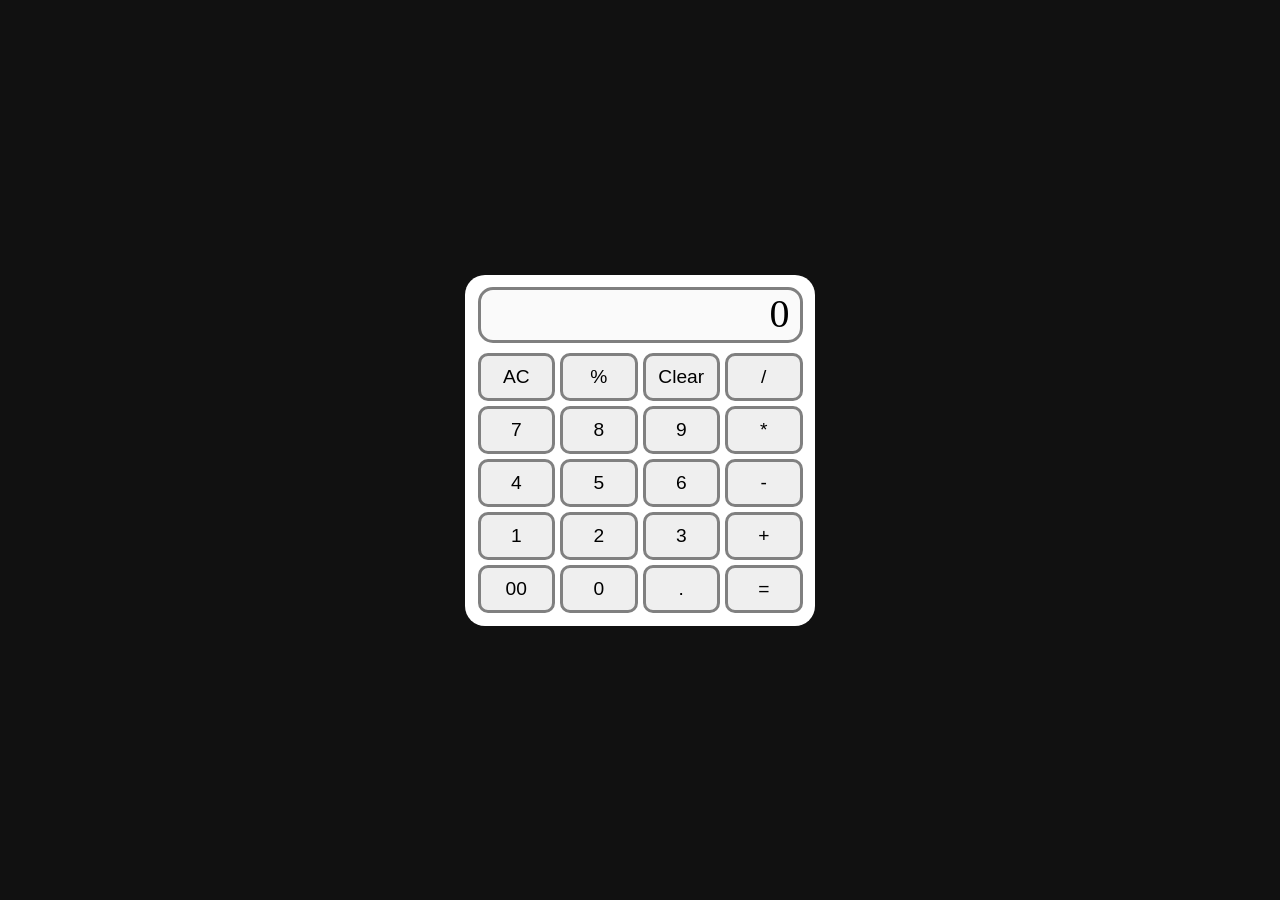
<file: Calculator/Index.html>
<!DOCTYPE html>
<html lang="en">
<head>
  <meta charset="UTF-8">
  <meta name="viewport" content="width=device-width, initial-scale=1.0">
  <title>Calculator</title>

  <link rel="stylesheet" href="style.css">

</head>
<body>
  <div class="calculator">
    <div class="display" id="display">0</div>
    <div class="buttons">
      <button class="button" >AC</button>
      <button class="button">%</button>
      <button class="button">Clear</button>
      <button class="button">/</button>
      <button class="button">7</button>
      <button class="button">8</button>
      <button class="button">9</button>
      <button class="button">*</button>
      <button class="button">4</button>
      <button class="button">5</button>
      <button class="button">6</button>
      <button class="button">-</button>
      <button class="button">1</button>
      <button class="button">2</button>
      <button class="button">3</button>
      <button class="button">+</button>
      <button class="button">00</button>
      <button class="button">0</button>
      <button class="button">.</button>
      <button class="button">=</button>
    </div>
  </div>

  <script src="script.js"></script>
</body>
</html>
</file>
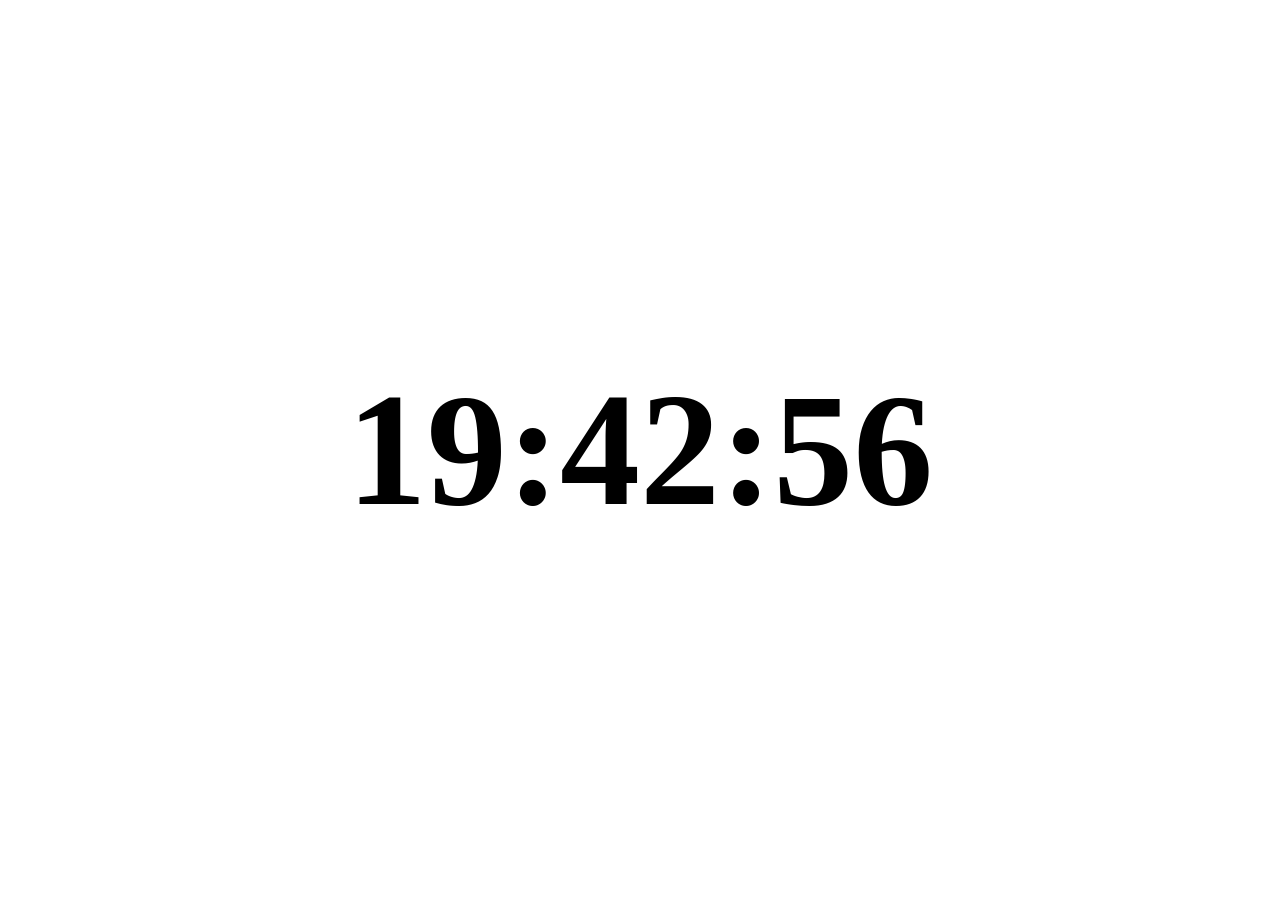
<file: Clock/index.html>
<!DOCTYPE html>
<html lang="en">
<head>
  <meta charset="UTF-8">
  <meta name="viewport" content="width=device-width, initial-scale=1.0">
  <title>Clock</title>

  <link rel="stylesheet" href="style.css">
</head>
<body>
  <h1 id="clock">24:60:60</h1>
  <script src="script.js"></script>
</body>
</html>
</file>
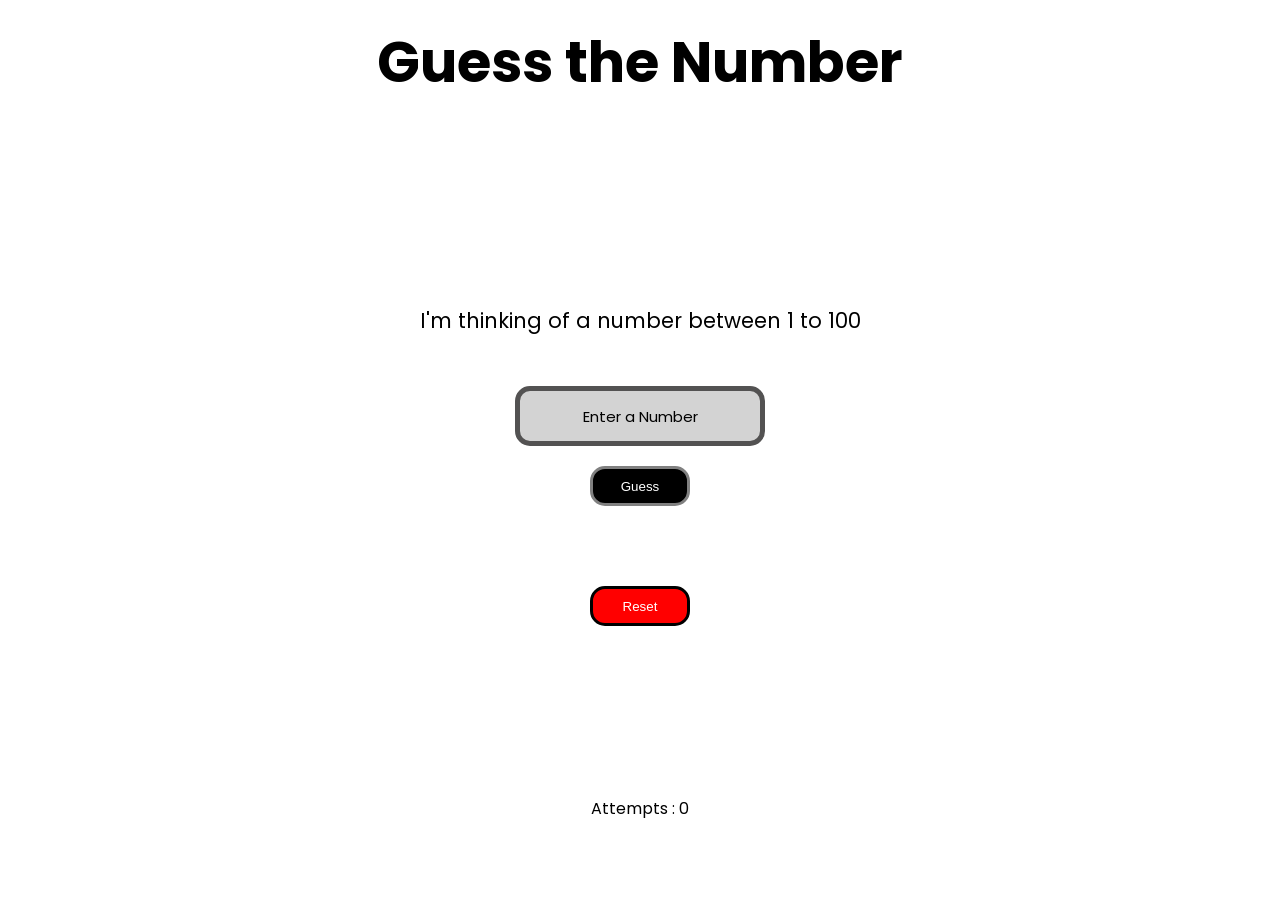
<file: Guess the Number/index.html>
<!DOCTYPE html>
<html lang="en">
<head>
  <meta charset="UTF-8">
  <meta name="viewport" content="width=device-width, initial-scale=1.0">

  <title>Guess the Number</title>

  <link rel="stylesheet" href="style.css">
</head>
<body>
  <h1>Guess the Number</h1>
  <div class="secondSentence">I'm thinking of a number between 1 to 100</div>
  <input type="number" id="input" placeholder="Enter a Number" required>
  <button id="guessBtn">Guess</button>
  <button id="resetBtn">Reset</button>
  <div id="message"></div>
  <div id="attempts">Attempts : 0</div>

  <script src="script.js"></script>
</body>
</html>
</file>
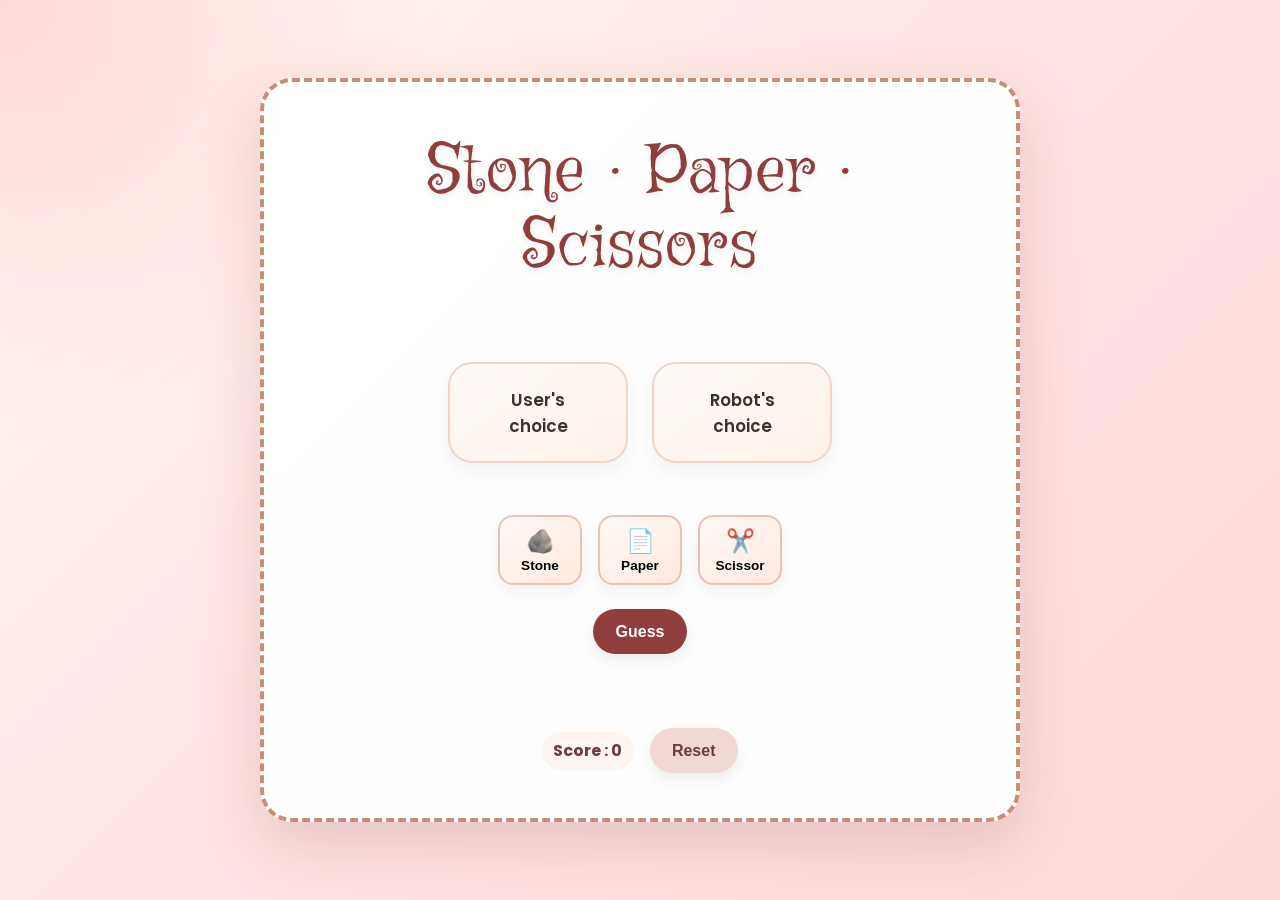
<file: Stone · Paper · Scissors/index.html>
<!doctype html>
<html lang="en">
  <head>
    <meta charset="UTF-8" />
    <meta name="viewport" content="width=device-width, initial-scale=1.0" />
    <title>Stone · Paper · Scissors</title>

    <link rel="stylesheet" href="style.css" />
  </head>
  <body>
    <div class="playground">
      <div class="title">Stone · Paper · Scissors</div>

      <div class="choice">
        <div id="userChoice">User's<br />choice</div>
        <div id="robotChoice">Robot's<br />choice</div>
      </div>

      <div class="button">

        <button class="buttons" type="button">
          🪨<br /><span class="buttonName">Stone</span>
        </button>

        <button class="buttons" type="button">
          📄<br /><span class="buttonName">Paper</span>
        </button>

        <button class="buttons" type="button">
          ✂️<br /><span class="buttonName">Scissor</span>
        </button>

      </div>

      <button id="guessBtn">Guess</button>
      
      <div class="footer">
        <p id="score">Score : 0</p>
        <button id="resetBtn">Reset</button>
      
      </div>
    </div>
  </body>
</html>
</file>
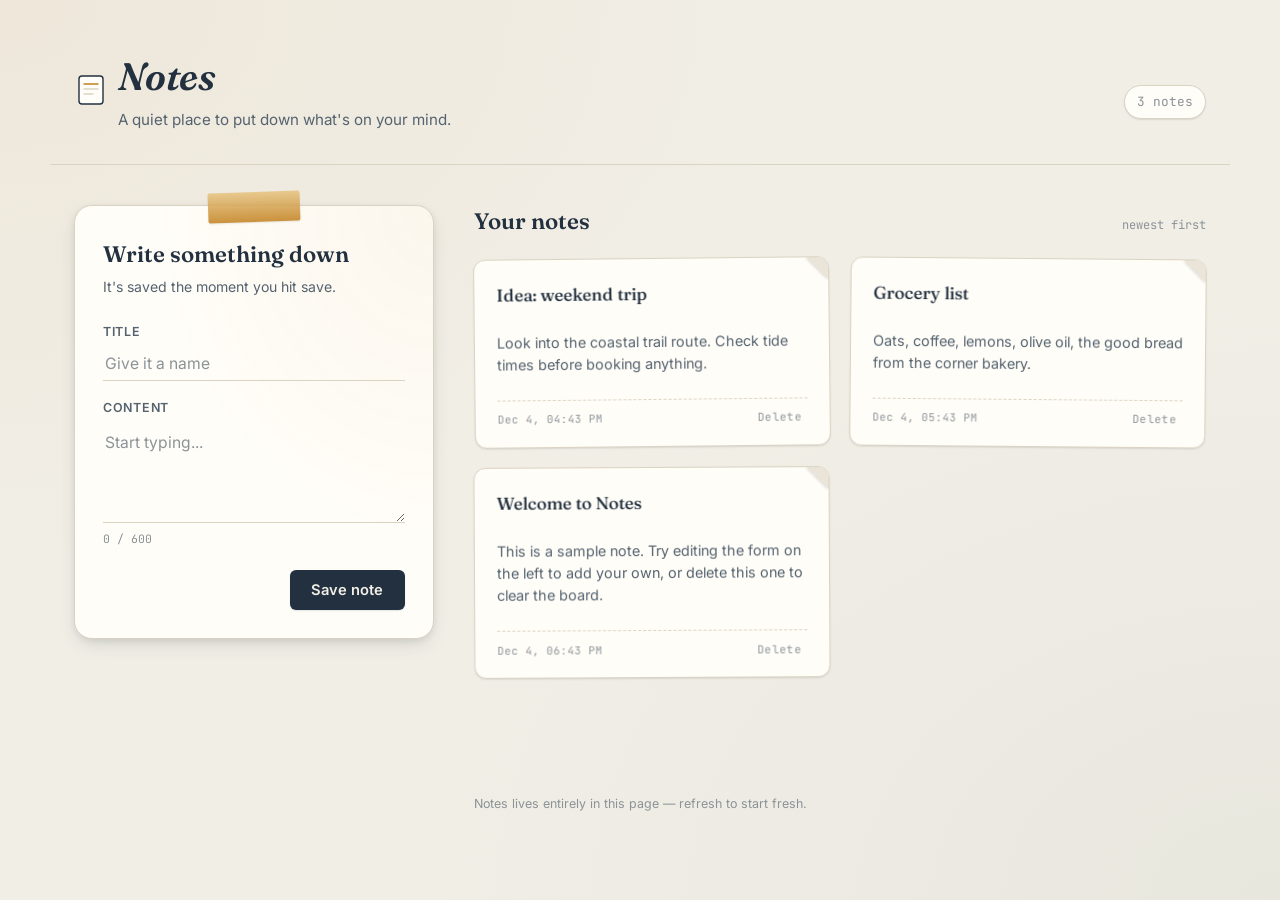
<file: Projects/Notes-app/index.html>
<!DOCTYPE html>
<html lang="en">
<head>
<meta charset="UTF-8">
<meta name="viewport" content="width=device-width, initial-scale=1.0">
<title>Notes — Capture your thoughts, beautifully organized</title>
<meta name="description" content="A fast, distraction-free notes app. Jot down ideas, keep track of tasks, and revisit everything in one clean, card-based workspace.">
<meta name="keywords" content="notes app, note taking, digital notepad, note organizer">
<meta name="robots" content="index, follow">
<meta name="theme-color" content="#22303F">
<meta property="og:title" content="Notes — Capture your thoughts, beautifully organized">
<meta property="og:description" content="A fast, distraction-free notes app for capturing ideas and keeping track of what matters.">
<meta property="og:type" content="website">
<script type="application/ld+json">
{
  "@context": "https://schema.org",
  "@type": "WebApplication",
  "name": "Notes",
  "applicationCategory": "ProductivityApplication",
  "operatingSystem": "Any browser",
  "description": "A fast, distraction-free notes app for capturing ideas and keeping track of what matters."
}
</script>
<link rel="preconnect" href="https://fonts.googleapis.com">
<link rel="preconnect" href="https://fonts.gstatic.com" crossorigin>
<link href="https://fonts.googleapis.com/css2?family=Fraunces:ital,opsz,wght@0,9..144,400;0,9..144,500;0,9..144,600;1,9..144,500;1,9..144,600&family=Inter:wght@400;500;600;700&family=JetBrains+Mono:wght@400;500&display=swap" rel="stylesheet">
<link rel="stylesheet" href="style.css">
</head>
<body>

<header class="site-header">
  <div class="site-header__mark">
    <svg width="34" height="34" viewBox="0 0 34 34" fill="none" aria-hidden="true">
      <rect x="5" y="3" width="24" height="28" rx="3" fill="#FFFDF8" stroke="#22303F" stroke-width="1.4"/>
      <line x1="10" y1="11" x2="24" y2="11" stroke="#C2801E" stroke-width="1.4" stroke-linecap="round"/>
      <line x1="10" y1="16" x2="24" y2="16" stroke="#DAD3C2" stroke-width="1.4" stroke-linecap="round"/>
      <line x1="10" y1="21" x2="19" y2="21" stroke="#DAD3C2" stroke-width="1.4" stroke-linecap="round"/>
    </svg>
    <div>
      <h1 class="site-title">Notes</h1>
      <p class="site-tagline">A quiet place to put down what's on your mind.</p>
    </div>
  </div>
  <p id="note-count" aria-live="polite">0 notes</p>
</header>

<main class="app-main">

  <section id="compose-section" aria-labelledby="compose-heading">
    <div class="compose-card">
      <span class="tape" aria-hidden="true"></span>
      <h2 class="compose-heading" id="compose-heading">Write something down</h2>
      <p class="compose-subheading">It's saved the moment you hit save.</p>

      <form id="note-form" novalidate>
        <div class="form-field">
          <label for="note-title">Title</label>
          <input
            type="text"
            id="note-title"
            name="title"
            placeholder="Give it a name"
            maxlength="80"
            autocomplete="off"
            required
          >
        </div>

        <div class="form-field">
          <label for="note-content">Content</label>
          <textarea
            id="note-content"
            name="content"
            placeholder="Start typing..."
            maxlength="600"
            required
          ></textarea>
          <div class="field-meta">
            <span id="content-counter">0 / 600</span>
          </div>
        </div>

        <div class="form-actions">
          <span id="form-status" role="status"></span>
          <button type="submit" class="btn btn-primary" id="add-note-btn">Save note</button>
        </div>
      </form>
    </div>
  </section>

  <section id="notes-section" aria-labelledby="notes-heading">
    <div class="notes-section__header">
      <h2 class="notes-heading" id="notes-heading">Your notes</h2>
      <span class="notes-sort">newest first</span>
    </div>

    <ul id="notes-list"></ul>

    <div id="empty-state">
      <h3>Nothing here yet</h3>
      <p>Your first note is one form away.</p>
    </div>
  </section>

</main>

<footer class="site-footer">
  <p>Notes lives entirely in this page — refresh to start fresh.</p>
</footer>

<script>
(function () {
  "use strict";

  var form = document.getElementById("note-form");
  var titleInput = document.getElementById("note-title");
  var contentInput = document.getElementById("note-content");
  var contentCounter = document.getElementById("content-counter");
  var notesList = document.getElementById("notes-list");
  var emptyState = document.getElementById("empty-state");
  var noteCount = document.getElementById("note-count");
  var formStatus = document.getElementById("form-status");
  var fieldMeta = document.querySelector(".field-meta");

  var CONTENT_MAX = 600;
  var notes = [];

  var seedNotes = [
    {
      title: "Welcome to Notes",
      content: "This is a sample note. Try editing the form on the left to add your own, or delete this one to clear the board."
    },
    {
      title: "Grocery list",
      content: "Oats, coffee, lemons, olive oil, the good bread from the corner bakery."
    },
    {
      title: "Idea: weekend trip",
      content: "Look into the coastal trail route. Check tide times before booking anything."
    }
  ];

  function formatTimestamp(date) {
    var options = { month: "short", day: "numeric", hour: "2-digit", minute: "2-digit" };
    return date.toLocaleDateString(undefined, options);
  }

  function escapeHtml(str) {
    var div = document.createElement("div");
    div.textContent = str;
    return div.innerHTML;
  }

  function updateNoteCount() {
    var n = notes.length;
    noteCount.textContent = n + (n === 1 ? " note" : " notes");
  }

  function toggleEmptyState() {
    emptyState.classList.toggle("is-visible", notes.length === 0);
  }

  function renderNote(note) {
    var li = document.createElement("li");
    li.className = "note-card";
    li.setAttribute("data-id", note.id);

    var titleEl = document.createElement("h3");
    titleEl.className = "note-card__title";
    titleEl.textContent = note.title;

    var contentEl = document.createElement("p");
    contentEl.className = "note-card__content";
    contentEl.textContent = note.content;

    var footer = document.createElement("div");
    footer.className = "note-card__footer";

    var time = document.createElement("time");
    time.className = "note-card__timestamp";
    time.textContent = formatTimestamp(note.createdAt);
    time.setAttribute("datetime", note.createdAt.toISOString());

    var delBtn = document.createElement("button");
    delBtn.type = "button";
    delBtn.className = "note-delete-btn";
    delBtn.textContent = "Delete";
    delBtn.setAttribute("aria-label", "Delete note: " + note.title);
    delBtn.addEventListener("click", function () {
      deleteNote(note.id);
    });

    footer.appendChild(time);
    footer.appendChild(delBtn);

    li.appendChild(titleEl);
    li.appendChild(contentEl);
    li.appendChild(footer);

    notesList.prepend(li);
  }

  function addNote(title, content) {
    var note = {
      id: (crypto.randomUUID ? crypto.randomUUID() : String(Date.now() + Math.random())),
      title: title,
      content: content,
      createdAt: new Date()
    };
    notes.unshift(note);
    renderNote(note);
    updateNoteCount();
    toggleEmptyState();
  }

  function deleteNote(id) {
    var card = notesList.querySelector('[data-id="' + id + '"]');
    notes = notes.filter(function (n) { return n.id !== id; });
    if (card) {
      card.style.transition = "opacity 0.2s ease, transform 0.2s ease";
      card.style.opacity = "0";
      card.style.transform = "scale(0.96)";
      setTimeout(function () { card.remove(); }, 180);
    }
    updateNoteCount();
    setTimeout(toggleEmptyState, 190);
  }

  contentInput.addEventListener("input", function () {
    var len = contentInput.value.length;
    contentCounter.textContent = len + " / " + CONTENT_MAX;
    fieldMeta.classList.toggle("is-near-limit", len >= CONTENT_MAX - 30);
  });

  form.addEventListener("submit", function (e) {
    e.preventDefault();
    var title = titleInput.value.trim();
    var content = contentInput.value.trim();

    if (!title || !content) {
      formStatus.textContent = "Add a title and some content first.";
      formStatus.style.color = "#A6493A";
      return;
    }

    addNote(title, content);
    form.reset();
    contentCounter.textContent = "0 / " + CONTENT_MAX;
    fieldMeta.classList.remove("is-near-limit");
    formStatus.style.color = "";
    formStatus.textContent = "Saved.";
    titleInput.focus();

    setTimeout(function () {
      if (formStatus.textContent === "Saved.") formStatus.textContent = "";
    }, 2200);
  });

  // seed demo notes, oldest first so the loop leaves newest on top
  seedNotes.slice().reverse().forEach(function (n, i) {
    var note = {
      id: "seed-" + i,
      title: n.title,
      content: n.content,
      createdAt: new Date(Date.now() - (seedNotes.length - i) * 1000 * 60 * 60)
    };
    notes.push(note);
  });
  notes.reverse();
  notes.forEach(renderNote);
  updateNoteCount();
  toggleEmptyState();
})();
</script>

</body>
</html>
</file>
<file: Calculator/style.css>
* {
  padding: 0px;
  margin: 0px;
  box-sizing: border-box;
}

body {
  height: 100vh;
  display: flex;
  align-items: center;
  justify-content: center;
  background: #111;
}

.calculator {
  width: 350px;
  background: white;
  padding: 12.5px;
  border-radius: 20px;
}

.display {
  height: 3.5rem;
  text-align: right;
  background-color: #fafafa;
  font-size: 2.5rem;
  margin-bottom: 10px;
  border: 3px solid gray;
  border-radius: 15px;
  padding-right: 10px;
}

.buttons {
  display: grid;
  grid-template-columns: repeat(4,1fr);
  gap: 5px;
}

.button {
  font-size: 1.2rem;
  padding: 10px;
  border: gray 3px solid;
  border-radius: 10px;
  cursor: pointer;
}
</file>
<file: Clock/style.css>
* {
  padding: 0px;
  margin: 0px;
  box-sizing: border-box;
}

body {
  display: flex;
  height: 100vh;
  align-items: center;
  justify-content: center;
}

#clock {
  font-size: 10rem;
}
</file>
<file: Guess the Number/style.css>
@import url('https://fonts.googleapis.com/css2?family=Poppins:ital,wght@0,100;0,200;0,300;0,400;0,500;0,600;0,700;0,800;0,900;1,100;1,200;1,300;1,400;1,500;1,600;1,700;1,800;1,900&display=swap');

* {
  padding: 0;
  margin: 0;
  box-sizing: border-box;
}

body {
  font-family: "poppins", sans-serif;
  height: 100vh;
  display: flex;
  flex-direction: column;
  align-items: center; 
}

h1 {
  font-size: 3.5rem;
  margin-top: 20px;
}

.secondSentence {
  margin-top: 200px;
  font-size: 1.3rem;
}

#input {
  margin-top: 50px;
  height: 60px;
  width: 250px;
  border: rgb(83, 82, 82) 5px solid;
  background-color: lightgrey;
  border-radius: 15px;
  text-align: center;
  font-size: 15px;
  color: black;
  font-family: poppins;
}

#input::-webkit-inner-spin-button, 
#input::-webkit-outer-spin-button {
  -webkit-appearance: none;
  margin: 0;
}

#input::placeholder {
  color: black;
}

#guessBtn {
  margin-top: 20px;
  height: 40px;
  width: 100px;
  color: white;
  background-color: black;
  border: gray solid 3px;
  border-radius: 15px;
  transition: 0.2s ease;
}

#guessBtn:active {
  background-color: rgb(52, 52, 52);
}

#guessBtn:hover {
  cursor: pointer;
}

#resetBtn {
  margin-top: 80px;
  background-color: red;
  color: white;
  border: black solid 3px;
  height: 40px;
  width: 100px;
  border-radius: 15px;
  transition: 0.5s ease;
}

#resetBtn:hover {
  cursor: pointer;
}

#resetBtn:active {
  background-color: rgb(255, 91, 91);
  border: 5px solid black;
}

#message {
  margin-top: 70px;
  font-size: 17px;
}

#attempts {
  margin-top: 100px;
}
</file>
<file: Stone · Paper · Scissors/style.css>
@import url('https://fonts.googleapis.com/css2?family=Griffy&family=Poppins:wght@400;500;600;700&display=swap');

* {
  padding: 0;
  margin: 0;
  box-sizing: border-box;
}

body {
  min-height: 100vh;
  font-family: "Poppins", sans-serif;
  display: flex;
  align-items: center;
  justify-content: center;
  padding: 1.25rem;
  background:
    radial-gradient(circle at top left, rgba(255, 214, 214, 0.9), transparent 28%),
    linear-gradient(135deg, #fff8f2 0%, #ffe4e4 45%, #ffd9d9 100%);
  color: #3b2f2f;
}

.playground {
  width: min(100%, 760px);
  display: flex;
  flex-direction: column;
  align-items: center;
  justify-content: center;
  padding: 2.8rem;
  border: 4px dashed #c88d79;
  border-radius: 32px;
  background: rgba(255, 255, 255, 0.96);
  box-shadow: 0 22px 60px rgba(120, 70, 60, 0.18);
  gap: 1.5rem;
  backdrop-filter: blur(6px);
}

.title {
  font-family: "Griffy", "Poppins", sans-serif;
  font-size: clamp(2.6rem, 5.5vw, 4.2rem);
  text-align: center;
  margin-bottom: 3.4rem;
  margin-top: 0.6rem;
  color: #8f3d3d;
  letter-spacing: 1.2px;
  text-shadow: 0 3px 6px rgba(0, 0, 0, 0.08);
  line-height: 1.1;
}

.choice {
  display: flex;
  flex-wrap: wrap;
  justify-content: center;
  gap: 1.5rem;
  width: 100%;
  margin-bottom: 0.5rem;
}

#userChoice,
#robotChoice {
  min-width: 180px;
  text-align: center;
  padding: 1.4rem 1.7rem;
  border: 2px solid #f0d5c8;
  border-radius: 24px;
  background: linear-gradient(145deg, #fffaf7, #fff2eb);
  font-size: 1.05rem;
  font-weight: 600;
  box-shadow: inset 0 1px 0 rgba(255, 255, 255, 0.7), 0 8px 18px rgba(0, 0, 0, 0.05);
  margin-bottom: 20px;
}

.button {
  display: flex;
  flex-wrap: wrap;
  justify-content: center;
  gap: 1rem;
  width: 100%;
}

.buttons {
  font-size: 1.45rem;
  padding: 0.65rem 0.8rem;
  background: linear-gradient(145deg, #fffaf6, #ffe9df);
  border: 2px solid #e8c2b6;
  border-radius: 0.95rem;
  min-width: 84px;
  cursor: pointer;
  transition: transform 0.2s ease, box-shadow 0.2s ease, border-color 0.2s ease, background 0.2s ease;
  box-shadow: 0 7px 14px rgba(0, 0, 0, 0.06);
  position: relative;
  overflow: hidden;
}

.buttons::before {
  content: "";
  position: absolute;
  inset: 0;
  background: linear-gradient(120deg, transparent 20%, rgba(255,255,255,0.6) 50%, transparent 80%);
  transform: translateX(-120%);
  transition: transform 0.5s ease;
}

.buttonName {
  display: block;
  font-size: 0.85rem;
  margin-top: 0.2rem;
  font-weight: 700;
}

.buttons:hover,
.buttons:focus-visible {
  transform: translateY(-5px) scale(1.03);
  box-shadow: 0 14px 28px rgba(0, 0, 0, 0.12);
  border-color: #d96b6b;
  background: linear-gradient(145deg, #fff7f2, #ffe7e2);
  outline: none;
}

.buttons:hover::before,
.buttons:focus-visible::before {
  transform: translateX(120%);
}

#guessBtn,
#resetBtn {
  font-size: 1rem;
  font-weight: 600;
  padding: 0.85rem 1.4rem;
  border: none;
  border-radius: 999px;
  cursor: pointer;
  transition: background 0.2s ease, transform 0.2s ease, box-shadow 0.2s ease;
  box-shadow: 0 6px 14px rgba(0, 0, 0, 0.08);
}

#guessBtn {
  background: #8f3d3d;
  color: white;
  margin-bottom: 50px;
}

#guessBtn:active {
  transform: scale(0.97);
  box-shadow: inset 0 4px 8px rgba(0, 0, 0, 0.24);
  background: #6f2d2d;
}

#resetBtn {
  background: #f0d9d3;
  color: #6b3b3b;
}

#guessBtn:hover,
#resetBtn:hover {
  transform: translateY(-2px);
  box-shadow: 0 10px 18px rgba(0, 0, 0, 0.12);
}

.footer {
  display: flex;
  align-items: center;
  justify-content: center;
  gap: 1rem;
  width: 100%;
}

#score {
  font-weight: 700;
  color: #6b3b3b;
  background: #fff4ee;
  padding: 0.4rem 0.7rem;
  border-radius: 999px;
}

@media (max-width: 768px) {
  .playground {
    padding: 1.75rem;
  }

  .choice {
    gap: 1rem;
  }

  #userChoice,
  #robotChoice {
    min-width: 140px;
  }
}

@media (max-width: 480px) {
  body {
    padding: 0.75rem;
  }

  .playground {
    padding: 1.25rem;
    border-radius: 20px;
  }

  .choice {
    flex-direction: column;
    align-items: center;
  }

  .button {
    gap: 0.75rem;
  }

  .buttons {
    width: 100%;
  }

  .footer {
    flex-direction: column;
  }

  #guessBtn,
  #resetBtn {
    width: 100%;
  }
}
</file>
<file: Projects/Notes-app/style.css>
:root{
    --color-paper: #F1EEE6;
    --color-paper-alt: #EAE5D8;
    --color-ink: #22303F;
    --color-ink-soft: #55636F;
    --color-ink-faint: #8B9398;
    --color-accent: #C2801E;
    --color-accent-soft: #E7C480;
    --color-accent-deep: #96601A;
    --color-sage: #6E8B74;
    --color-card: #FFFDF8;
    --color-line: #DAD3C2;
    --color-danger: #A6493A;

    --font-display: "Fraunces", Georgia, serif;
    --font-body: "Inter", -apple-system, BlinkMacSystemFont, sans-serif;
    --font-mono: "JetBrains Mono", ui-monospace, monospace;

    --radius-sm: 6px;
    --radius-md: 12px;
    --radius-lg: 18px;

    --shadow-sm: 0 1px 2px rgba(34, 48, 63, 0.08), 0 1px 1px rgba(34, 48, 63, 0.04);
    --shadow-md: 0 8px 20px -6px rgba(34, 48, 63, 0.18), 0 2px 6px rgba(34, 48, 63, 0.08);
    --shadow-lg: 0 20px 40px -12px rgba(34, 48, 63, 0.28);

    --ease-out: cubic-bezier(0.16, 1, 0.3, 1);
  }

  *, *::before, *::after{ box-sizing: border-box; }

  html{ scroll-behavior: smooth; }

  body{
    margin: 0;
    background:
      radial-gradient(ellipse at top left, rgba(194, 128, 30, 0.06), transparent 45%),
      radial-gradient(ellipse at bottom right, rgba(110, 139, 116, 0.07), transparent 50%),
      var(--color-paper);
    color: var(--color-ink);
    font-family: var(--font-body);
    line-height: 1.5;
    -webkit-font-smoothing: antialiased;
    min-height: 100vh;
  }

  h1, h2, h3{ font-family: var(--font-display); font-weight: 600; margin: 0; }

  a{ color: var(--color-accent-deep); }

  :focus-visible{
    outline: 2px solid var(--color-accent-deep);
    outline-offset: 3px;
    border-radius: 4px;
  }

  /* ---------- Layout shell ---------- */
  .site-header{
    max-width: 1180px;
    margin: 0 auto;
    padding: 3rem 1.5rem 2rem;
    display: flex;
    align-items: flex-end;
    justify-content: space-between;
    gap: 1.5rem;
    flex-wrap: wrap;
    border-bottom: 1px solid var(--color-line);
  }

  .site-header__mark{
    display: flex;
    align-items: center;
    gap: 0.65rem;
  }

  .site-header__mark svg{ flex-shrink: 0; }

  .site-title{
    font-size: clamp(1.9rem, 3vw, 2.5rem);
    font-style: italic;
    letter-spacing: -0.01em;
    color: var(--color-ink);
  }

  .site-tagline{
    margin: 0.2rem 0 0;
    color: var(--color-ink-soft);
    font-size: 0.95rem;
    max-width: 34ch;
  }

  #note-count{
    font-family: var(--font-mono);
    font-size: 0.8rem;
    color: var(--color-ink-faint);
    background: var(--color-card);
    border: 1px solid var(--color-line);
    padding: 0.4rem 0.75rem;
    border-radius: 999px;
    box-shadow: var(--shadow-sm);
  }

  .app-main{
    max-width: 1180px;
    margin: 0 auto;
    padding: 2.5rem 1.5rem 5rem;
    display: grid;
    grid-template-columns: 360px 1fr;
    gap: 2.5rem;
    align-items: start;
  }

  @media (max-width: 900px){
    .app-main{ grid-template-columns: 1fr; }
  }

  /* ---------- Compose section (the notebook page) ---------- */
  #compose-section{
    position: sticky;
    top: 1.5rem;
  }

  @media (max-width: 900px){
    #compose-section{ position: static; }
  }

  .compose-card{
    background:
      radial-gradient(ellipse at top right, rgba(194, 128, 30, 0.05), transparent 55%),
      var(--color-card);
    border-radius: var(--radius-lg);
    box-shadow: var(--shadow-md);
    padding: 2rem 1.75rem 1.75rem;
    position: relative;
    border: 1px solid var(--color-line);
  }

  .tape{
    position: absolute;
    top: -0.85rem;
    left: 50%;
    transform: translateX(-50%) rotate(-2deg);
    width: 92px;
    height: 30px;
    background: linear-gradient(180deg, var(--color-accent-soft), var(--color-accent));
    opacity: 0.85;
    box-shadow: var(--shadow-sm);
    border-radius: 2px;
  }

  .compose-heading{
    font-size: 1.4rem;
    margin-bottom: 0.3rem;
    position: relative;
  }

  .compose-subheading{
    margin: 0 0 1.6rem;
    color: var(--color-ink-soft);
    font-size: 0.88rem;
    position: relative;
  }

  #note-form{
    display: flex;
    flex-direction: column;
    gap: 1.15rem;
    position: relative;
  }

  .form-field{
    display: flex;
    flex-direction: column;
    gap: 0.4rem;
  }

  .form-field label{
    font-size: 0.78rem;
    font-weight: 600;
    text-transform: uppercase;
    letter-spacing: 0.06em;
    color: var(--color-ink-soft);
  }

  .form-field input,
  .form-field textarea{
    font-family: var(--font-body);
    font-size: 0.98rem;
    color: var(--color-ink);
    background: transparent;
    border: none;
    border-bottom: 1px solid var(--color-line);
    padding: 0.4rem 0.1rem;
    resize: vertical;
    transition: border-color 0.2s var(--ease-out);
  }

  .form-field input::placeholder,
  .form-field textarea::placeholder{ color: var(--color-ink-faint); }

  .form-field input:focus,
  .form-field textarea:focus{
    outline: none;
    border-bottom-color: var(--color-accent-deep);
  }

  #note-content{ min-height: 6.2rem; line-height: 1.6; padding-top: 0.35rem; }

  .field-meta{
    display: flex;
    justify-content: space-between;
    font-family: var(--font-mono);
    font-size: 0.72rem;
    color: var(--color-ink-faint);
  }

  .field-meta.is-near-limit{ color: var(--color-danger); }

  .form-actions{
    display: flex;
    align-items: center;
    justify-content: space-between;
    gap: 1rem;
    margin-top: 0.3rem;
  }

  #form-status{
    font-size: 0.78rem;
    color: var(--color-sage);
    min-height: 1.1em;
  }

  .btn{
    font-family: var(--font-body);
    font-weight: 600;
    font-size: 0.92rem;
    border: none;
    cursor: pointer;
    border-radius: var(--radius-sm);
    padding: 0.68rem 1.35rem;
    transition: transform 0.15s var(--ease-out), box-shadow 0.15s var(--ease-out), background 0.15s var(--ease-out);
  }

  .btn-primary{
    background: var(--color-ink);
    color: var(--color-paper);
    box-shadow: var(--shadow-sm);
  }

  .btn-primary:hover{
    background: var(--color-accent-deep);
    box-shadow: var(--shadow-md);
    transform: translateY(-1px);
  }

  .btn-primary:active{ transform: translateY(0); }

  /* ---------- Notes section ---------- */
  #notes-section{ min-width: 0; }

  .notes-section__header{
    display: flex;
    align-items: baseline;
    justify-content: space-between;
    gap: 1rem;
    margin-bottom: 1.25rem;
    flex-wrap: wrap;
  }

  .notes-heading{ font-size: 1.4rem; }

  .notes-sort{
    font-family: var(--font-mono);
    font-size: 0.75rem;
    color: var(--color-ink-faint);
  }

  #notes-list{
    list-style: none;
    margin: 0;
    padding: 0;
    display: grid;
    grid-template-columns: repeat(auto-fill, minmax(240px, 1fr));
    gap: 1.25rem;
  }

  .note-card{
    background: var(--color-card);
    border: 1px solid var(--color-line);
    border-radius: var(--radius-md);
    box-shadow: var(--shadow-sm);
    padding: 1.35rem 1.35rem 1.1rem;
    position: relative;
    overflow: hidden;
    display: flex;
    flex-direction: column;
    gap: 0.6rem;
    min-height: 168px;
    transition: transform 0.25s var(--ease-out), box-shadow 0.25s var(--ease-out);
    animation: note-in 0.45s var(--ease-out) both;
  }

  .note-card:nth-child(3n+1){ transform: rotate(-0.6deg); }
  .note-card:nth-child(3n+2){ transform: rotate(0.5deg); }
  .note-card:nth-child(3n){ transform: rotate(-0.3deg); }

  .note-card:hover{
    transform: rotate(0deg) translateY(-3px);
    box-shadow: var(--shadow-md);
  }

  .note-card::after{
    /* folded corner */
    content: "";
    position: absolute;
    top: 0;
    right: 0;
    width: 0;
    height: 0;
    border-style: solid;
    border-width: 0 22px 22px 0;
    border-color: transparent var(--color-paper-alt) transparent transparent;
    filter: drop-shadow(-1px 1px 1px rgba(34,48,63,0.12));
  }

  @keyframes note-in{
    from{ opacity: 0; transform: translateY(10px) scale(0.98); }
    to{ opacity: 1; }
  }

  .note-card__title{
    font-size: 1.08rem;
    font-family: var(--font-display);
    font-weight: 500;
    color: var(--color-ink);
    padding-right: 1.2rem;
    word-break: break-word;
  }

  .note-card__content{
    font-size: 0.9rem;
    color: var(--color-ink-soft);
    line-height: 1.55;
    white-space: pre-wrap;
    word-break: break-word;
    flex-grow: 1;
  }

  .note-card__footer{
    display: flex;
    align-items: center;
    justify-content: space-between;
    padding-top: 0.5rem;
    margin-top: auto;
    border-top: 1px dashed var(--color-line);
  }

  .note-card__timestamp{
    font-family: var(--font-mono);
    font-size: 0.68rem;
    color: var(--color-ink-faint);
  }

  .note-delete-btn{
    background: none;
    border: none;
    cursor: pointer;
    color: var(--color-ink-faint);
    font-size: 0.7rem;
    font-family: var(--font-mono);
    letter-spacing: 0.03em;
    padding: 0.2rem 0.4rem;
    border-radius: var(--radius-sm);
    transition: color 0.15s var(--ease-out), background 0.15s var(--ease-out);
  }

  .note-delete-btn:hover{
    color: var(--color-danger);
    background: rgba(166, 73, 58, 0.08);
  }

  /* ---------- Empty state ---------- */
  #empty-state{
    display: none;
    text-align: center;
    padding: 3.5rem 1.5rem;
    border: 1px dashed var(--color-line);
    border-radius: var(--radius-lg);
    color: var(--color-ink-soft);
  }

  #empty-state.is-visible{ display: block; }

  #empty-state h3{
    font-size: 1.15rem;
    margin-bottom: 0.4rem;
    color: var(--color-ink);
  }

  #empty-state p{ margin: 0; font-size: 0.9rem; }

  /* ---------- Footer ---------- */
  .site-footer{
    max-width: 1180px;
    margin: 0 auto;
    padding: 1.5rem 1.5rem 3rem;
    text-align: center;
    color: var(--color-ink-faint);
    font-size: 0.78rem;
  }

  @media (prefers-reduced-motion: reduce){
    *, *::before, *::after{
      animation-duration: 0.001ms !important;
      animation-iteration-count: 1 !important;
      transition-duration: 0.001ms !important;
      scroll-behavior: auto !important;
    }
  }
</file>
